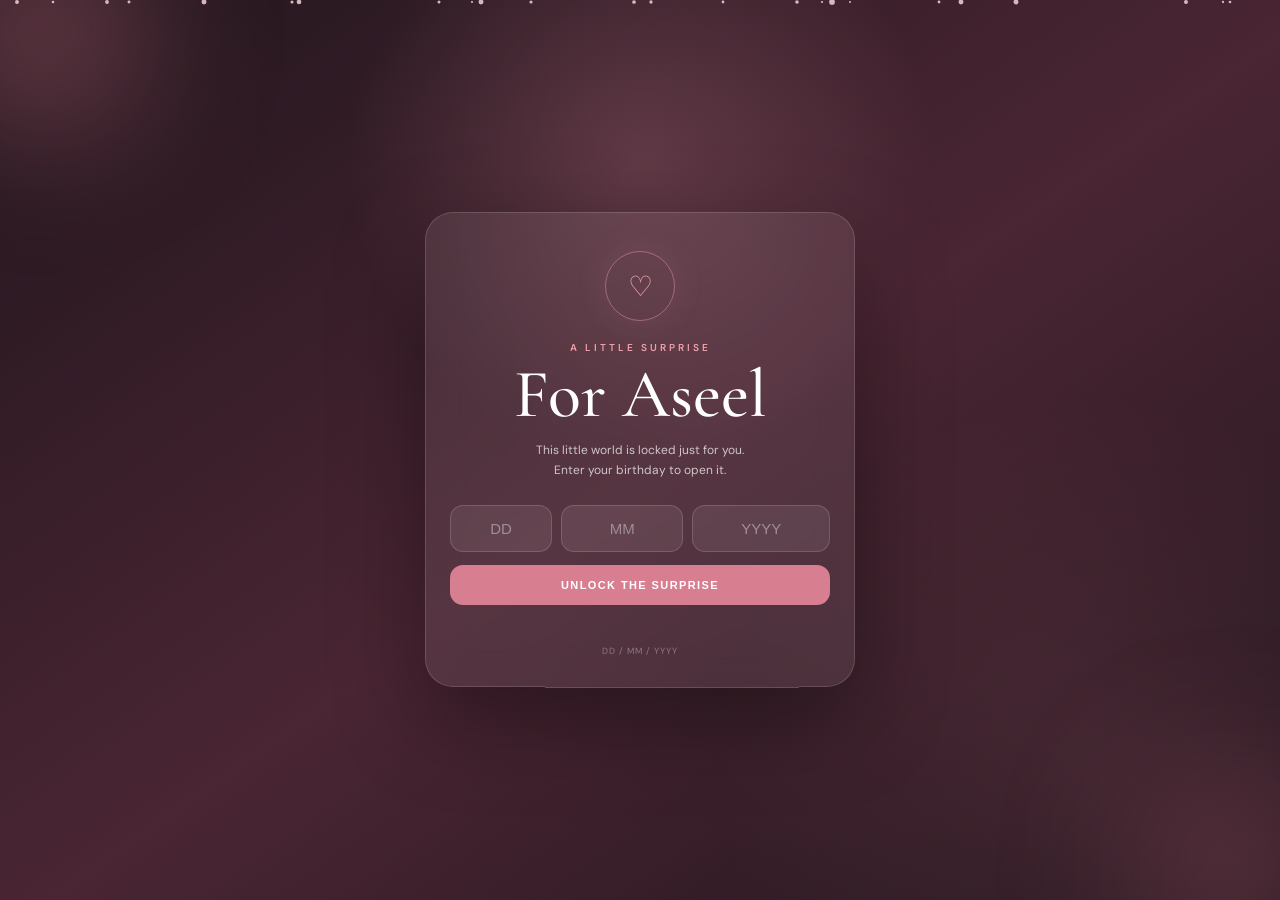
<file: index.html>
<!DOCTYPE html>
<html lang="en">
<head>
  <meta charset="UTF-8">
  <meta name="viewport" content="width=device-width, initial-scale=1.0, viewport-fit=cover">
  <meta name="theme-color" content="#241820">
  <title>A Little Surprise for Aseel</title>

  <link rel="preconnect" href="https://fonts.googleapis.com">
  <link rel="preconnect" href="https://fonts.gstatic.com" crossorigin>
  <link href="https://fonts.googleapis.com/css2?family=Cormorant+Garamond:wght@400;500;600;700&family=DM+Sans:wght@400;500;600&family=Great+Vibes&display=swap" rel="stylesheet">

  <style>
    * {
      box-sizing: border-box;
      margin: 0;
      padding: 0;
    }

    html, body {
      width: 100%;
      min-height: 100%;
    }

    body {
      min-height: 100svh;
      overflow: hidden;
      display: grid;
      place-items: center;
      padding: 22px;
      color: #fff;
      font-family: "DM Sans", sans-serif;
      background:
        radial-gradient(circle at 50% 18%, rgba(244, 160, 175, .20), transparent 30%),
        radial-gradient(circle at 85% 85%, rgba(205, 117, 135, .12), transparent 28%),
        linear-gradient(145deg, #21161d 0%, #4a2533 52%, #21161d 100%);
    }

    body::before,
    body::after {
      content: "";
      position: fixed;
      width: 220px;
      height: 220px;
      border-radius: 50%;
      filter: blur(70px);
      pointer-events: none;
      opacity: .35;
    }

    body::before {
      top: -80px;
      left: -70px;
      background: #d8788b;
    }

    body::after {
      right: -70px;
      bottom: -80px;
      background: #9e5265;
    }

    .sparkles {
      position: fixed;
      inset: 0;
      pointer-events: none;
      overflow: hidden;
    }

    .sparkle {
      position: absolute;
      width: 4px;
      height: 4px;
      border-radius: 50%;
      background: rgba(255, 220, 225, .8);
      animation: float 7s linear infinite;
    }

    @keyframes float {
      from {
        transform: translateY(105vh) scale(.5);
        opacity: 0;
      }
      15% { opacity: .8; }
      85% { opacity: .8; }
      to {
        transform: translateY(-10vh) scale(1.15);
        opacity: 0;
      }
    }

    .lock-card {
      position: relative;
      z-index: 2;
      width: min(100%, 430px);
      padding: 38px 24px 30px;
      text-align: center;
      border: 1px solid rgba(255,255,255,.14);
      border-radius: 28px;
      background: rgba(255,255,255,.075);
      box-shadow: 0 30px 90px rgba(0,0,0,.38);
      backdrop-filter: blur(18px);
      -webkit-backdrop-filter: blur(18px);
      animation: cardIn .8s ease both;
    }

    @keyframes cardIn {
      from {
        opacity: 0;
        transform: translateY(20px) scale(.98);
      }
      to {
        opacity: 1;
        transform: none;
      }
    }

    .symbol {
      width: 70px;
      height: 70px;
      margin: 0 auto 20px;
      display: grid;
      place-items: center;
      border-radius: 50%;
      border: 1px solid rgba(244, 160, 175, .45);
      color: #f3a1ad;
      font-size: 28px;
      box-shadow: 0 0 35px rgba(243, 161, 173, .10);
    }

    .mini {
      color: #f0a0ad;
      font-size: 10px;
      font-weight: 600;
      letter-spacing: 3px;
      text-transform: uppercase;
      margin-bottom: 9px;
    }

    h1 {
      font-family: "Cormorant Garamond", serif;
      font-size: clamp(48px, 14vw, 68px);
      line-height: .95;
      font-weight: 500;
      margin-bottom: 12px;
    }

    .subtitle {
      max-width: 320px;
      margin: 0 auto 24px;
      color: rgba(255,255,255,.72);
      font-size: 12px;
      line-height: 1.7;
    }

    .date-inputs {
      display: grid;
      grid-template-columns: 1fr 1.2fr 1.35fr;
      gap: 9px;
      margin-bottom: 13px;
    }

    .date-inputs input {
      width: 100%;
      min-width: 0;
      border: 1px solid rgba(255,255,255,.15);
      outline: none;
      border-radius: 13px;
      padding: 14px 7px;
      text-align: center;
      color: #fff;
      background: rgba(255,255,255,.08);
      font-size: 15px;
      transition: .2s ease;
    }

    .date-inputs input::placeholder {
      color: rgba(255,255,255,.40);
    }

    .date-inputs input:focus {
      border-color: #ed9aa8;
      box-shadow: 0 0 0 3px rgba(237,154,168,.10);
      background: rgba(255,255,255,.11);
    }

    .unlock {
      width: 100%;
      border: 0;
      border-radius: 13px;
      padding: 14px 18px;
      background: #d77e91;
      color: #fff;
      cursor: pointer;
      font-size: 11px;
      font-weight: 600;
      letter-spacing: 1.4px;
      text-transform: uppercase;
      transition: .2s ease;
    }

    .unlock:hover {
      background: #e594a4;
      transform: translateY(-1px);
    }

    .error {
      min-height: 18px;
      margin-top: 10px;
      color: #ffb3bd;
      font-size: 11px;
      opacity: 0;
      transition: .2s ease;
    }

    .error.show {
      opacity: 1;
    }

    .shake {
      animation: shake .4s ease;
    }

    @keyframes shake {
      0%, 100% { transform: translateX(0); }
      20% { transform: translateX(-7px); }
      40% { transform: translateX(7px); }
      60% { transform: translateX(-5px); }
      80% { transform: translateX(5px); }
    }

    .hint {
      margin-top: 12px;
      color: rgba(255,255,255,.35);
      font-size: 9px;
      letter-spacing: 1px;
    }

    @media (max-width: 390px) {
      .lock-card {
        padding: 32px 17px 25px;
      }

      .date-inputs {
        gap: 7px;
      }
    }
  </style>
</head>

<body>
  <div class="sparkles" aria-hidden="true"></div>

  <main class="lock-card" id="lockCard">
    <div class="symbol">♡</div>

    <p class="mini">A little surprise</p>
    <h1>For Aseel</h1>

    <p class="subtitle">
      This little world is locked just for you.<br>
      Enter your birthday to open it.
    </p>

    <div class="date-inputs">
      <input id="day" type="tel" inputmode="numeric" maxlength="2" placeholder="DD" aria-label="Day">
      <input id="month" type="tel" inputmode="numeric" maxlength="2" placeholder="MM" aria-label="Month">
      <input id="year" type="tel" inputmode="numeric" maxlength="4" placeholder="YYYY" aria-label="Year">
    </div>

    <button class="unlock" id="unlockBtn" type="button">
      Unlock the surprise
    </button>

    <p class="error" id="error">Not quite... try again ♡</p>
    <p class="hint">DD / MM / YYYY</p>
  </main>

  <script>
    const correct = {
      day: "03",
      month: "09",
      year: "2010"
    };

    const lockCard = document.getElementById("lockCard");
    const day = document.getElementById("day");
    const month = document.getElementById("month");
    const year = document.getElementById("year");
    const unlockBtn = document.getElementById("unlockBtn");
    const error = document.getElementById("error");

    function unlock() {
      const enteredDay = day.value.padStart(2, "0");
      const enteredMonth = month.value.padStart(2, "0");
      const enteredYear = year.value;

      if (
        enteredDay === correct.day &&
        enteredMonth === correct.month &&
        enteredYear === correct.year
      ) {
        // The main site must be named home.html.
        window.location.href = "home.html";
        return;
      }

      error.classList.add("show");
      lockCard.classList.remove("shake");
      void lockCard.offsetWidth;
      lockCard.classList.add("shake");
    }

    unlockBtn.addEventListener("click", unlock);

    [day, month, year].forEach((input, index, all) => {
      input.addEventListener("input", () => {
        input.value = input.value.replace(/\D/g, "");
        error.classList.remove("show");

        if (input.value.length >= input.maxLength && all[index + 1]) {
          all[index + 1].focus();
        }
      });

      input.addEventListener("keydown", event => {
        if (event.key === "Enter") {
          unlock();
        }
      });
    });

    const sparkles = document.querySelector(".sparkles");

    for (let i = 0; i < 24; i++) {
      const sparkle = document.createElement("span");
      sparkle.className = "sparkle";
      sparkle.style.left = Math.random() * 100 + "%";
      sparkle.style.animationDelay = Math.random() * 7 + "s";
      sparkle.style.animationDuration = 5 + Math.random() * 5 + "s";
      sparkle.style.transform = "scale(" + (.5 + Math.random()) + ")";
      sparkles.appendChild(sparkle);
    }
  </script>
</body>
</html>
</file>
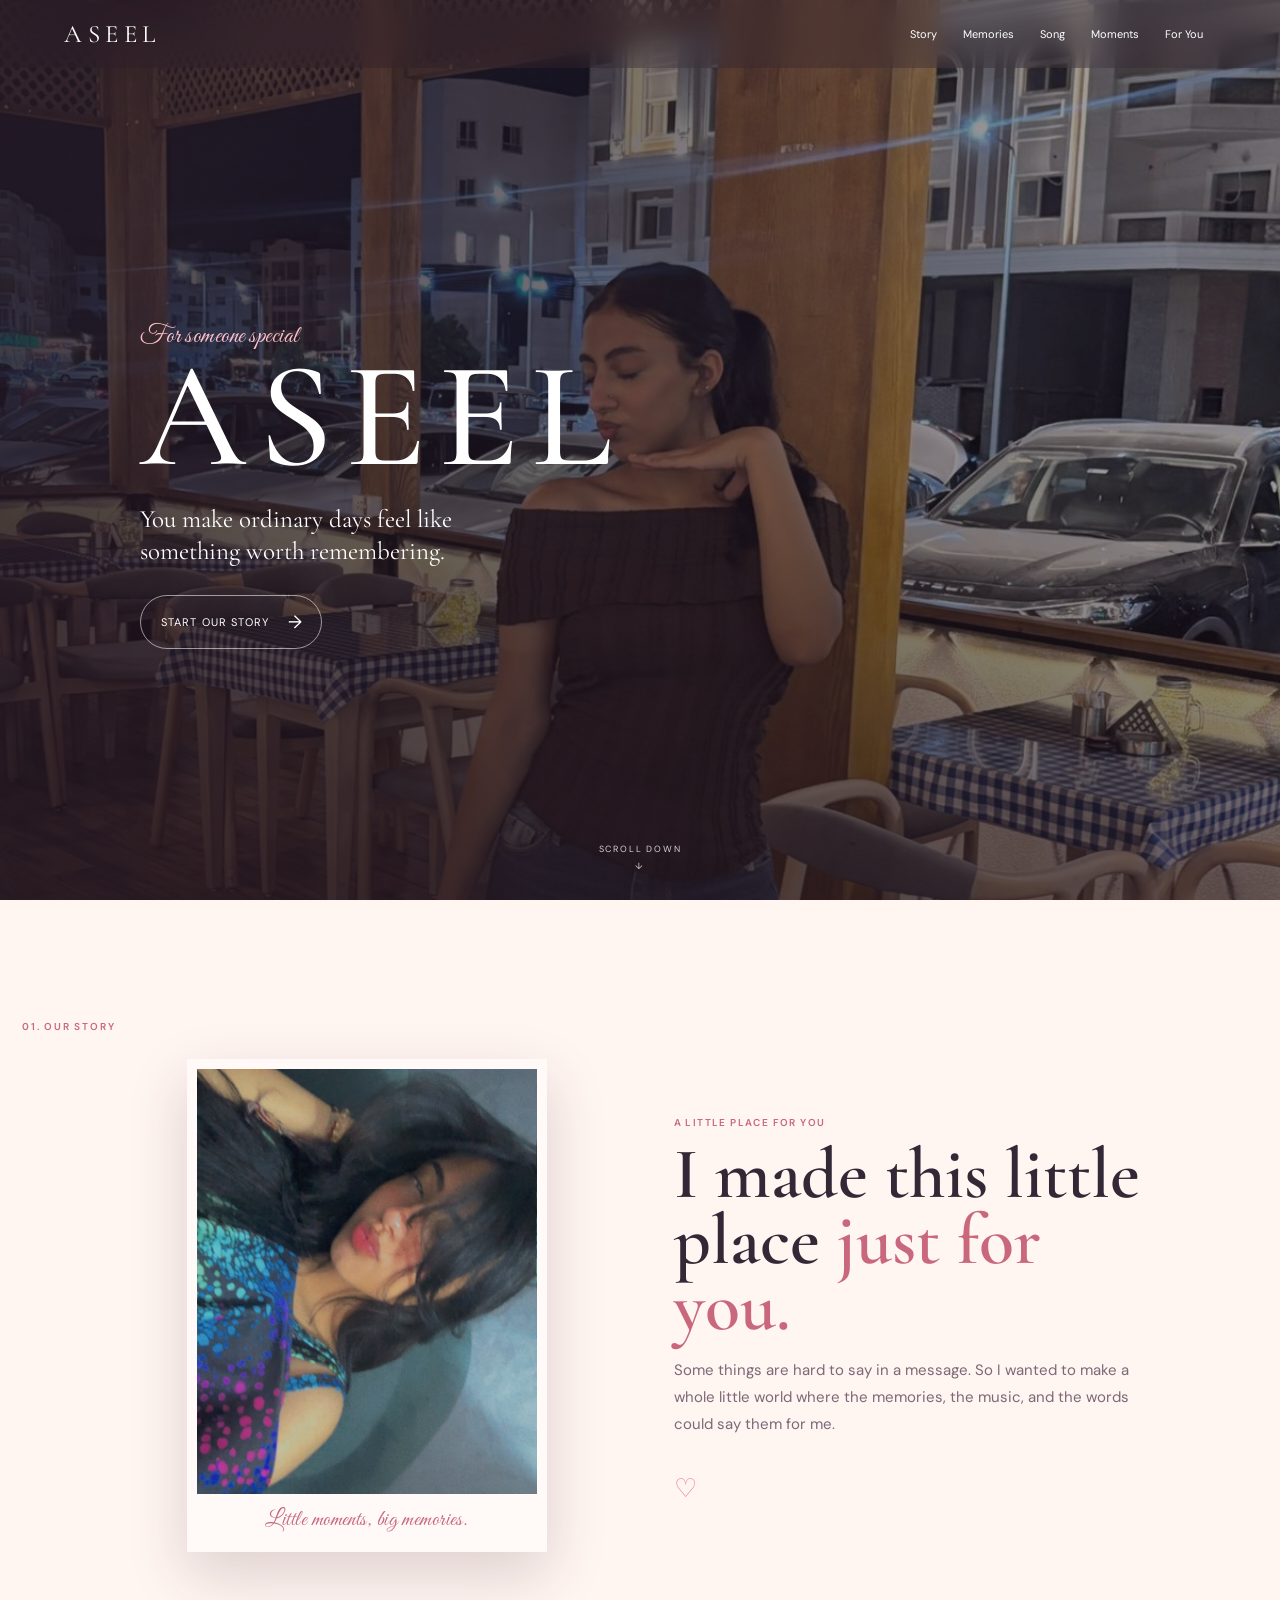
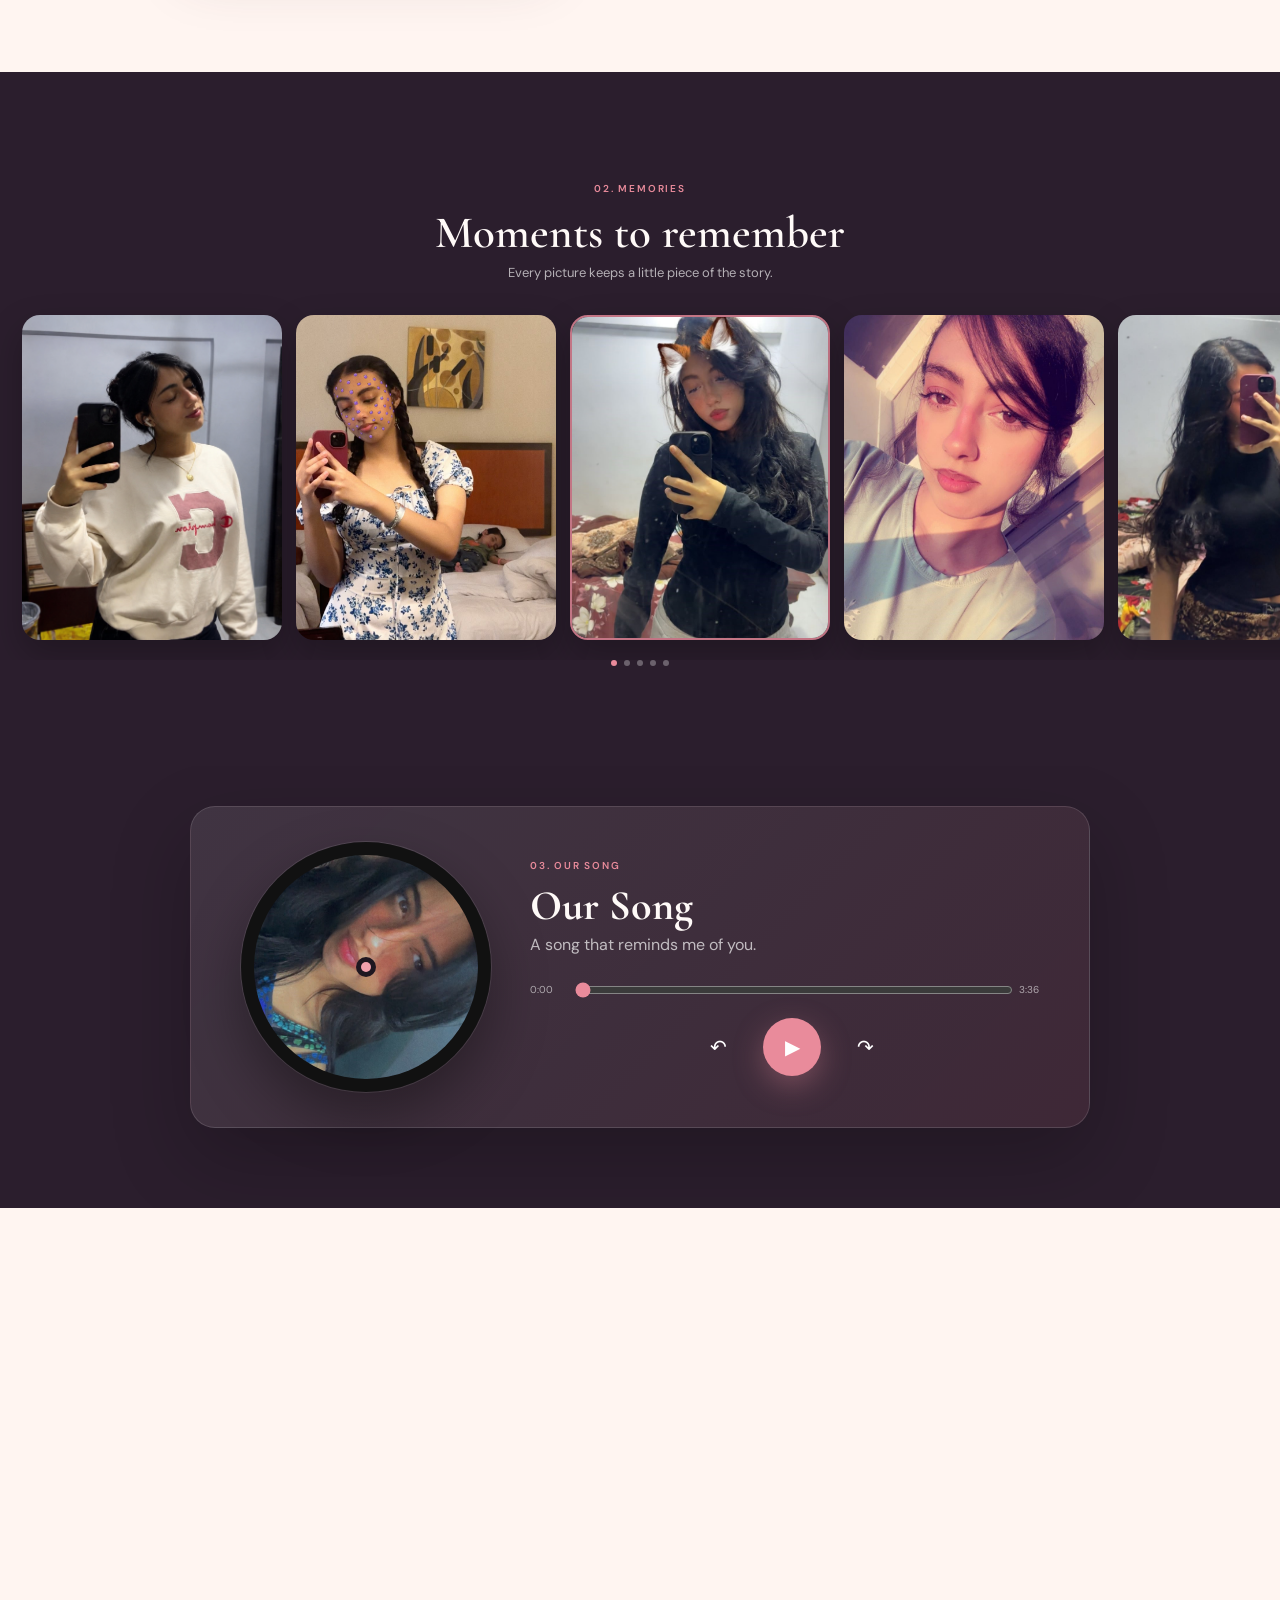
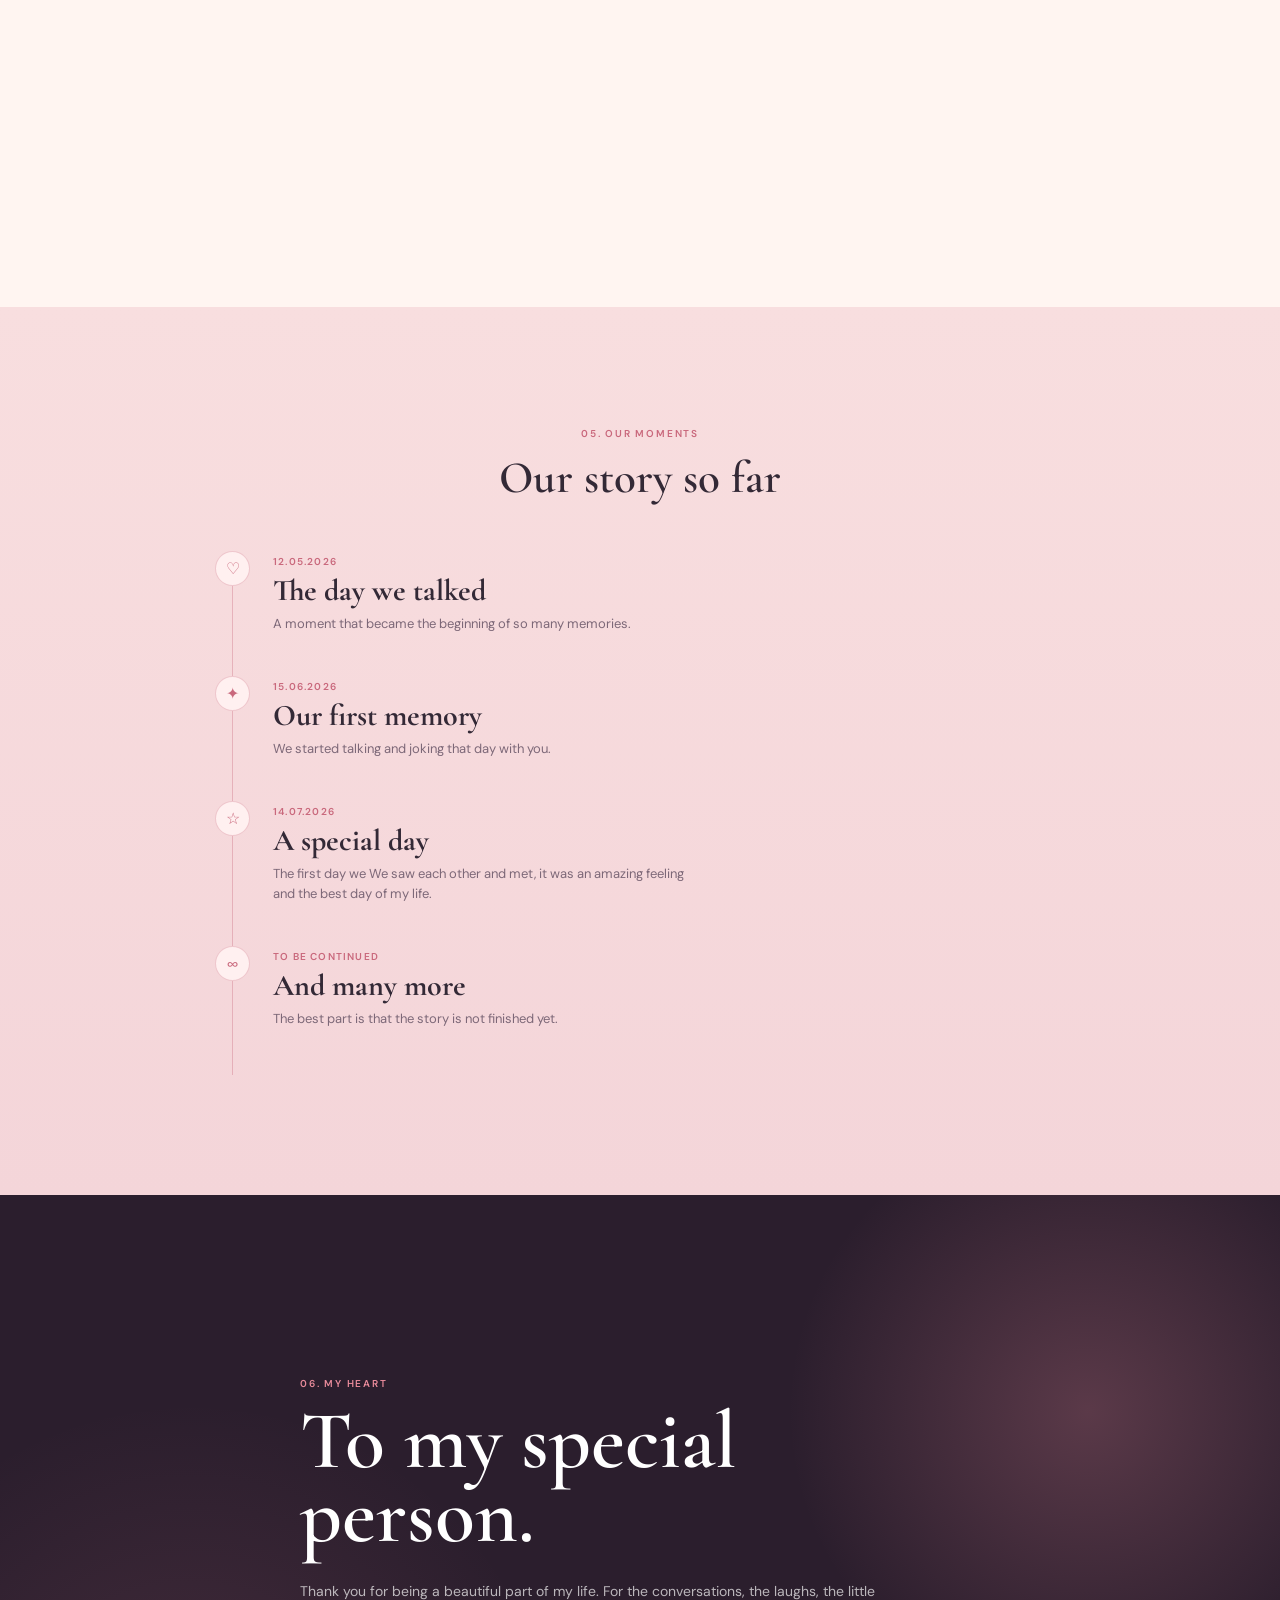
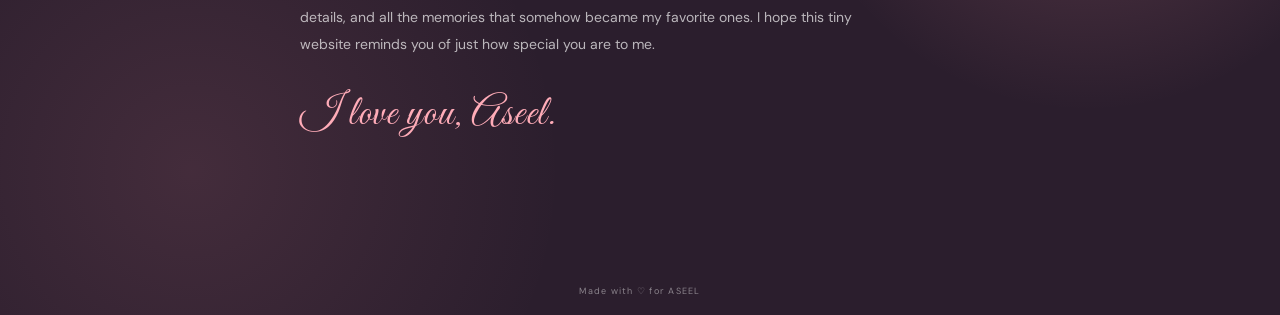
<file: home.html>
<!DOCTYPE html>
<html lang="en">
<head>
  <meta charset="UTF-8" />
  <meta name="viewport" content="width=device-width, initial-scale=1.0" />
  <meta name="theme-color" content="#2a1d2b" />
  <title>For Aseel ♡</title>
  <link rel="preconnect" href="https://fonts.googleapis.com">
  <link rel="preconnect" href="https://fonts.gstatic.com" crossorigin>
  <link href="https://fonts.googleapis.com/css2?family=Cormorant+Garamond:wght@400;500;600;700&family=DM+Sans:wght@400;500;600&family=Great+Vibes&display=swap" rel="stylesheet">
  <link rel="stylesheet" href="style.css" />
</head>
<body>

  
  <div class="ambient ambient-one"></div>
  <div class="ambient ambient-two"></div>

  <header class="topbar">
    <a class="brand" href="#home">ASEEL</a>
    <button class="menu-btn" aria-label="Open menu" aria-expanded="false">
      <span></span><span></span><span></span>
    </button>
    <nav class="nav">
      <a href="#story">Story</a>
      <a href="#memories">Memories</a>
      <a href="#song">Song</a>
      <a href="#moments">Moments</a>
      <a href="#final">For You</a>
    </nav>
  </header>

  <main id="home">

    <!-- 01 HERO -->
    <section class="hero section">
      <div class="hero-image">
        <!-- Replace images/aseel-main.jpg with Aseel's photo -->
        <img src="aseel-main.jpg" alt="Aseel">
      </div>
      <div class="hero-overlay"></div>

      <div class="hero-content reveal">
        <p class="eyebrow script">For someone special</p>
        <h1>ASEEL</h1>
        <p class="hero-subtitle">You make ordinary days feel like something worth remembering.</p>
        <a class="primary-btn" href="#story">START OUR STORY <span>→</span></a>
      </div>

      <div class="scroll-hint">SCROLL DOWN <span>↓</span></div>
    </section>

    <!-- 02 STORY -->
    <section class="story section light" id="story">
      <div class="section-number reveal">01. OUR STORY</div>

      <div class="story-grid">
        <div class="polaroid reveal">
          <!-- Replace images/story.jpg with your photo -->
          <img src="story.jpg" alt="A special memory">
          <p class="script">Little moments, big memories.</p>
        </div>

        <div class="story-copy reveal">
          <p class="small-label">A LITTLE PLACE FOR YOU</p>
          <h2>I made this little place <em>just for you.</em></h2>
          <p>
            Some things are hard to say in a message.
            So I wanted to make a whole little world where the memories,
            the music, and the words could say them for me.
          </p>
          <span class="tiny-mark">♡</span>
        </div>
      </div>
    </section>

    <!-- 03 MEMORIES -->
    <section class="memories section dark" id="memories">
      <div class="section-heading reveal">
        <div class="section-number">02. MEMORIES</div>
        <h2>Moments to remember</h2>
        <p>Every picture keeps a little piece of the story.</p>
      </div>

      <div class="memory-track">
        <!-- Replace these files with your own photos -->
        <figure class="memory-card reveal"><img src="memory-1.jpg" alt="Memory 1"></figure>
        <figure class="memory-card reveal"><img src="memory-2.jpg" alt="Memory 2"></figure>
        <figure class="memory-card featured reveal"><img src="memory-3.jpg" alt="Memory 3"></figure>
        <figure class="memory-card reveal"><img src="memory-4.jpg" alt="Memory 4"></figure>
        <figure class="memory-card reveal"><img src="memory-5.jpg" alt="Memory 5"></figure>
      </div>
      <div class="dots"><span class="active"></span><span></span><span></span><span></span><span></span></div>
    </section>

    <!-- 04 SONG -->
    <section class="song section dark" id="song">
      <div class="song-card reveal">
        <div class="album">
          <!-- Replace images/song-cover.jpg with album artwork -->
          <img src="song-cover.jpg" alt="Song cover">
          <div class="vinyl-ring"></div>
        </div>

        <div class="song-info">
          <div class="section-number">03. OUR SONG</div>
          <h2 id="songTitle">Our Song</h2>
          <p id="artistName">A song that reminds me of you.</p>

          <div class="progress-area">
            <span id="currentTime">0:00</span>
            <input id="progress" type="range" min="0" max="100" value="0" aria-label="Song progress">
            <span id="duration">0:00</span>
          </div>

          <div class="player-controls">
            <button id="backBtn" aria-label="Back 10 seconds">↶</button>
            <button id="playBtn" class="play-btn" aria-label="Play song">▶</button>
            <button id="forwardBtn" aria-label="Forward 10 seconds">↷</button>
          </div>
        </div>
      </div>

      <!-- Put your MP3 at music/our-song.mp3 -->
     <audio
    id="audio"
    src="our-song.mp3"
    autoplay
    loop
    playsinline>
</audio>
    </section>

    <!-- 05 FOR YOU -->
    <section class="for-you section light" id="for-you">
      <div class="section-number reveal">04. FOR YOU</div>
      <div class="quote-card reveal">
        <span class="quote-mark">“</span>
        <h2>No matter where life takes us,<br>you will always be one of my favorite parts.</h2>
        <p class="script">Always, in every little way.</p>
      </div>
    </section>

    <!-- 06 MOMENTS -->
    <section class="timeline section blush" id="moments">
      <div class="section-heading reveal">
        <div class="section-number">05. OUR MOMENTS</div>
        <h2>Our story so far</h2>
      </div>

      <div class="timeline-list">
        <article class="timeline-item reveal">
          <span class="timeline-dot">♡</span>
          <p class="date">12.05.2026</p>
          <h3>The day we talked</h3>
          <p>A moment that became the beginning of so many memories.</p>
        </article>

        <article class="timeline-item reveal">
          <span class="timeline-dot">✦</span>
          <p class="date">15.06.2026</p>
          <h3>Our first memory</h3>
          <p>We started talking and  joking that day with you.</p>
        </article>

        <article class="timeline-item reveal">
          <span class="timeline-dot">☆</span>
          <p class="date">14.07.2026</p>
          <h3>A special day</h3>
          <p>The first day we We saw each other and met, it was an amazing feeling and the best day of my life.</p>
        </article>

        <article class="timeline-item reveal">
          <span class="timeline-dot">∞</span>
          <p class="date">TO BE CONTINUED</p>
          <h3>And many more</h3>
          <p>The best part is that the story is not finished yet.</p>
        </article>
      </div>
    </section>

    <!-- 07 FINAL -->
    <section class="final section" id="final">
      <div class="final-bg"></div>
      <div class="final-content reveal">
        <div class="section-number">06. MY HEART</div>
        <h2>To my special person.</h2>
        <p>
          Thank you for being a beautiful part of my life.
          For the conversations, the laughs, the little details,
          and all the memories that somehow became my favorite ones.
          I hope this tiny website reminds you of just how special you are to me.
        </p>
        <p class="script ending">I love you, Aseel.</p>
      </div>
      <footer>Made with ♡ for ASEEL</footer>
    </section>

  </main>

  <button class="top-btn" id="topBtn" aria-label="Back to top">↑</button>

  <script src="script.js"></script>
</body>
</html>
</file>
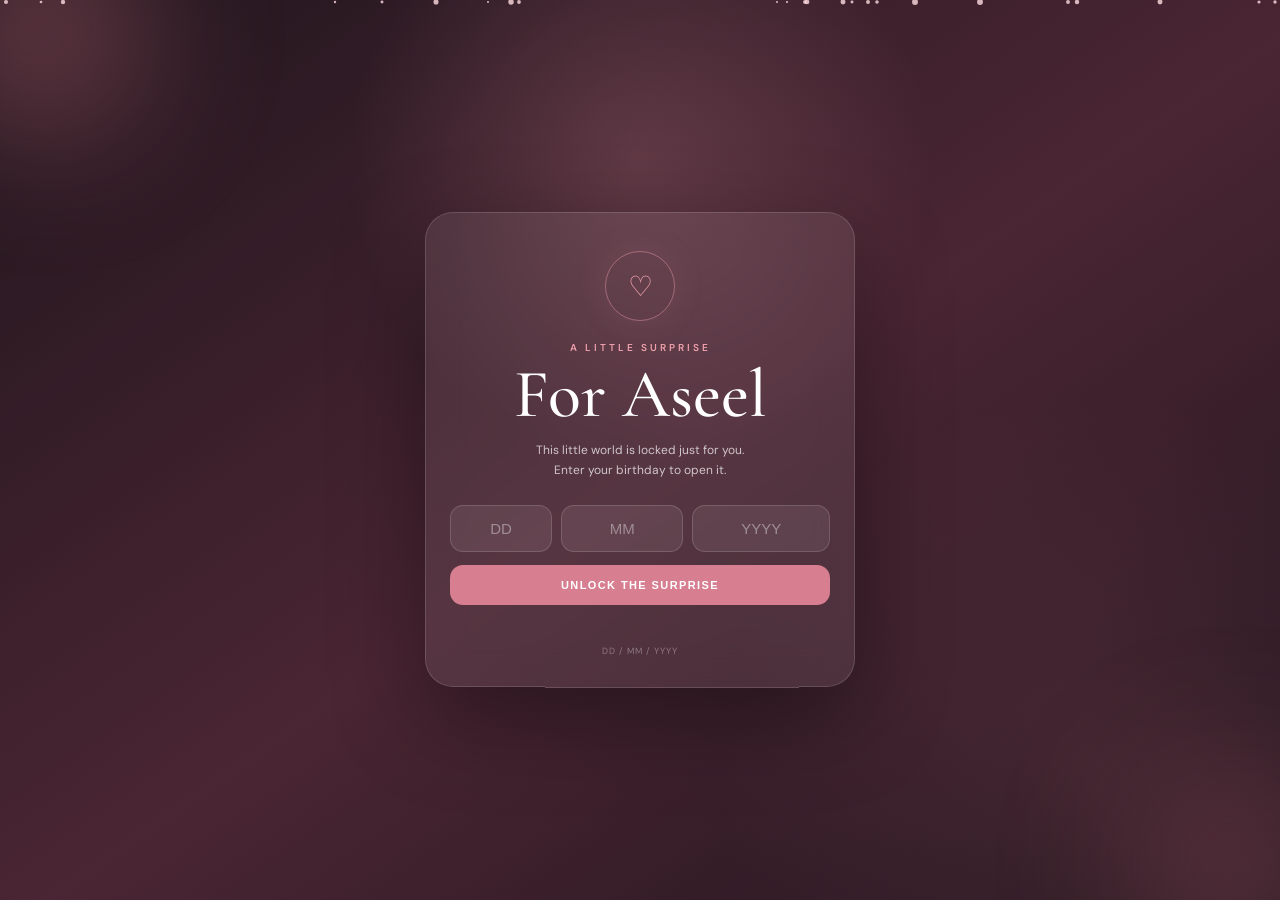
<file: index-lock-page.html>
<!DOCTYPE html>
<html lang="en">
<head>
  <meta charset="UTF-8">
  <meta name="viewport" content="width=device-width, initial-scale=1.0, viewport-fit=cover">
  <meta name="theme-color" content="#241820">
  <title>A Little Surprise for Aseel</title>

  <link rel="preconnect" href="https://fonts.googleapis.com">
  <link rel="preconnect" href="https://fonts.gstatic.com" crossorigin>
  <link href="https://fonts.googleapis.com/css2?family=Cormorant+Garamond:wght@400;500;600;700&family=DM+Sans:wght@400;500;600&family=Great+Vibes&display=swap" rel="stylesheet">

  <style>
    * {
      box-sizing: border-box;
      margin: 0;
      padding: 0;
    }

    html, body {
      width: 100%;
      min-height: 100%;
    }

    body {
      min-height: 100svh;
      overflow: hidden;
      display: grid;
      place-items: center;
      padding: 22px;
      color: #fff;
      font-family: "DM Sans", sans-serif;
      background:
        radial-gradient(circle at 50% 18%, rgba(244, 160, 175, .20), transparent 30%),
        radial-gradient(circle at 85% 85%, rgba(205, 117, 135, .12), transparent 28%),
        linear-gradient(145deg, #21161d 0%, #4a2533 52%, #21161d 100%);
    }

    body::before,
    body::after {
      content: "";
      position: fixed;
      width: 220px;
      height: 220px;
      border-radius: 50%;
      filter: blur(70px);
      pointer-events: none;
      opacity: .35;
    }

    body::before {
      top: -80px;
      left: -70px;
      background: #d8788b;
    }

    body::after {
      right: -70px;
      bottom: -80px;
      background: #9e5265;
    }

    .sparkles {
      position: fixed;
      inset: 0;
      pointer-events: none;
      overflow: hidden;
    }

    .sparkle {
      position: absolute;
      width: 4px;
      height: 4px;
      border-radius: 50%;
      background: rgba(255, 220, 225, .8);
      animation: float 7s linear infinite;
    }

    @keyframes float {
      from {
        transform: translateY(105vh) scale(.5);
        opacity: 0;
      }
      15% { opacity: .8; }
      85% { opacity: .8; }
      to {
        transform: translateY(-10vh) scale(1.15);
        opacity: 0;
      }
    }

    .lock-card {
      position: relative;
      z-index: 2;
      width: min(100%, 430px);
      padding: 38px 24px 30px;
      text-align: center;
      border: 1px solid rgba(255,255,255,.14);
      border-radius: 28px;
      background: rgba(255,255,255,.075);
      box-shadow: 0 30px 90px rgba(0,0,0,.38);
      backdrop-filter: blur(18px);
      -webkit-backdrop-filter: blur(18px);
      animation: cardIn .8s ease both;
    }

    @keyframes cardIn {
      from {
        opacity: 0;
        transform: translateY(20px) scale(.98);
      }
      to {
        opacity: 1;
        transform: none;
      }
    }

    .symbol {
      width: 70px;
      height: 70px;
      margin: 0 auto 20px;
      display: grid;
      place-items: center;
      border-radius: 50%;
      border: 1px solid rgba(244, 160, 175, .45);
      color: #f3a1ad;
      font-size: 28px;
      box-shadow: 0 0 35px rgba(243, 161, 173, .10);
    }

    .mini {
      color: #f0a0ad;
      font-size: 10px;
      font-weight: 600;
      letter-spacing: 3px;
      text-transform: uppercase;
      margin-bottom: 9px;
    }

    h1 {
      font-family: "Cormorant Garamond", serif;
      font-size: clamp(48px, 14vw, 68px);
      line-height: .95;
      font-weight: 500;
      margin-bottom: 12px;
    }

    .subtitle {
      max-width: 320px;
      margin: 0 auto 24px;
      color: rgba(255,255,255,.72);
      font-size: 12px;
      line-height: 1.7;
    }

    .date-inputs {
      display: grid;
      grid-template-columns: 1fr 1.2fr 1.35fr;
      gap: 9px;
      margin-bottom: 13px;
    }

    .date-inputs input {
      width: 100%;
      min-width: 0;
      border: 1px solid rgba(255,255,255,.15);
      outline: none;
      border-radius: 13px;
      padding: 14px 7px;
      text-align: center;
      color: #fff;
      background: rgba(255,255,255,.08);
      font-size: 15px;
      transition: .2s ease;
    }

    .date-inputs input::placeholder {
      color: rgba(255,255,255,.40);
    }

    .date-inputs input:focus {
      border-color: #ed9aa8;
      box-shadow: 0 0 0 3px rgba(237,154,168,.10);
      background: rgba(255,255,255,.11);
    }

    .unlock {
      width: 100%;
      border: 0;
      border-radius: 13px;
      padding: 14px 18px;
      background: #d77e91;
      color: #fff;
      cursor: pointer;
      font-size: 11px;
      font-weight: 600;
      letter-spacing: 1.4px;
      text-transform: uppercase;
      transition: .2s ease;
    }

    .unlock:hover {
      background: #e594a4;
      transform: translateY(-1px);
    }

    .error {
      min-height: 18px;
      margin-top: 10px;
      color: #ffb3bd;
      font-size: 11px;
      opacity: 0;
      transition: .2s ease;
    }

    .error.show {
      opacity: 1;
    }

    .shake {
      animation: shake .4s ease;
    }

    @keyframes shake {
      0%, 100% { transform: translateX(0); }
      20% { transform: translateX(-7px); }
      40% { transform: translateX(7px); }
      60% { transform: translateX(-5px); }
      80% { transform: translateX(5px); }
    }

    .hint {
      margin-top: 12px;
      color: rgba(255,255,255,.35);
      font-size: 9px;
      letter-spacing: 1px;
    }

    @media (max-width: 390px) {
      .lock-card {
        padding: 32px 17px 25px;
      }

      .date-inputs {
        gap: 7px;
      }
    }
  </style>
</head>

<body>
  <div class="sparkles" aria-hidden="true"></div>

  <main class="lock-card" id="lockCard">
    <div class="symbol">♡</div>

    <p class="mini">A little surprise</p>
    <h1>For Aseel</h1>

    <p class="subtitle">
      This little world is locked just for you.<br>
      Enter your birthday to open it.
    </p>

    <div class="date-inputs">
      <input id="day" type="tel" inputmode="numeric" maxlength="2" placeholder="DD" aria-label="Day">
      <input id="month" type="tel" inputmode="numeric" maxlength="2" placeholder="MM" aria-label="Month">
      <input id="year" type="tel" inputmode="numeric" maxlength="4" placeholder="YYYY" aria-label="Year">
    </div>

    <button class="unlock" id="unlockBtn" type="button">
      Unlock the surprise
    </button>

    <p class="error" id="error">Not quite... try again ♡</p>
    <p class="hint">DD / MM / YYYY</p>
  </main>

  <script>
    const correct = {
      day: "03",
      month: "09",
      year: "2010"
    };

    const lockCard = document.getElementById("lockCard");
    const day = document.getElementById("day");
    const month = document.getElementById("month");
    const year = document.getElementById("year");
    const unlockBtn = document.getElementById("unlockBtn");
    const error = document.getElementById("error");

    function unlock() {
      const enteredDay = day.value.padStart(2, "0");
      const enteredMonth = month.value.padStart(2, "0");
      const enteredYear = year.value;

      if (
        enteredDay === correct.day &&
        enteredMonth === correct.month &&
        enteredYear === correct.year
      ) {
        // The main site must be named home.html.
        window.location.href = "index.html";
        return;
      }

      error.classList.add("show");
      lockCard.classList.remove("shake");
      void lockCard.offsetWidth;
      lockCard.classList.add("shake");
    }

    unlockBtn.addEventListener("click", unlock);

    [day, month, year].forEach((input, index, all) => {
      input.addEventListener("input", () => {
        input.value = input.value.replace(/\D/g, "");
        error.classList.remove("show");

        if (input.value.length >= input.maxLength && all[index + 1]) {
          all[index + 1].focus();
        }
      });

      input.addEventListener("keydown", event => {
        if (event.key === "Enter") {
          unlock();
        }
      });
    });

    const sparkles = document.querySelector(".sparkles");

    for (let i = 0; i < 24; i++) {
      const sparkle = document.createElement("span");
      sparkle.className = "sparkle";
      sparkle.style.left = Math.random() * 100 + "%";
      sparkle.style.animationDelay = Math.random() * 7 + "s";
      sparkle.style.animationDuration = 5 + Math.random() * 5 + "s";
      sparkle.style.transform = "scale(" + (.5 + Math.random()) + ")";
      sparkles.appendChild(sparkle);
    }
  </script>
</body>
</html>
</file>
<file: style.css>
/* =========================
   ASEEL — Mobile First
   ========================= */

:root {
  --cream: #fff5f1;
  --cream-2: #f8e6e2;
  --pink: #e98b9b;
  --rose: #c9687c;
  --plum: #2b1e2d;
  --plum-2: #3a2839;
  --text: #332936;
  --muted: #7d6878;
  --white: #fffaf8;
  --line: rgba(255,255,255,.16);
  --shadow: 0 25px 70px rgba(50, 25, 45, .18);
}

* { box-sizing: border-box; }

html {
  scroll-behavior: smooth;
  scroll-padding-top: 70px;
}

body {
  margin: 0;
  background: var(--cream);
  color: var(--text);
  font-family: "DM Sans", sans-serif;
  overflow-x: hidden;
}

body::selection {
  background: var(--pink);
  color: white;
}

img {
  display: block;
  width: 100%;
  height: 100%;
  object-fit: cover;
}

a { color: inherit; text-decoration: none; }

button, input { font: inherit; }

.script {
  font-family: "Great Vibes", cursive;
  letter-spacing: .02em;
}

.section {
  position: relative;
  overflow: hidden;
}

.light { background: var(--cream); }
.blush { background: linear-gradient(180deg, #f8dedf, #f4d5d9); }
.dark { background: var(--plum); color: var(--white); }

/* TOP BAR */
.topbar {
  position: fixed;
  inset: 0 0 auto;
  z-index: 100;
  height: 68px;
  display: flex;
  align-items: center;
  justify-content: space-between;
  padding: 0 22px;
  background: rgba(43, 30, 45, .28);
  backdrop-filter: blur(14px);
  transition: background .3s ease;
}

.topbar.scrolled {
  background: rgba(43, 30, 45, .88);
}

.brand {
  color: white;
  font-family: "Cormorant Garamond", serif;
  font-size: 25px;
  letter-spacing: .22em;
}

.menu-btn {
  width: 42px;
  height: 42px;
  border: 0;
  border-radius: 50%;
  background: rgba(255,255,255,.12);
  display: grid;
  place-content: center;
  gap: 4px;
  cursor: pointer;
}

.menu-btn span {
  display: block;
  width: 19px;
  height: 1.5px;
  background: white;
}

.nav {
  position: absolute;
  top: 68px;
  right: 16px;
  width: 190px;
  padding: 10px;
  display: none;
  flex-direction: column;
  background: rgba(43, 30, 45, .96);
  border: 1px solid rgba(255,255,255,.1);
  border-radius: 18px;
  box-shadow: var(--shadow);
}

.nav.open { display: flex; }

.nav a {
  color: white;
  padding: 12px;
  border-radius: 10px;
  font-size: 13px;
}

.nav a:hover { background: rgba(255,255,255,.08); }

/* HERO */
.hero {
  min-height: 100svh;
  display: flex;
  align-items: center;
  color: white;
  background: var(--plum);
}

.hero-image,
.hero-overlay {
  position: absolute;
  inset: 0;
}

.hero-image {
  opacity: .78;
}

.hero-image img {
  filter: saturate(.9);
}

.hero-overlay {
  background:
    linear-gradient(90deg, rgba(32,20,32,.78), rgba(32,20,32,.18)),
    linear-gradient(0deg, rgba(32,20,32,.5), transparent 45%);
}

.hero-content {
  position: relative;
  z-index: 2;
  width: min(100% - 44px, 650px);
  margin: 0 auto;
  padding-top: 70px;
}

.eyebrow {
  color: #ffc0c9;
  font-size: 25px;
  margin: 0 0 4px;
}

.hero h1 {
  margin: 0;
  font-family: "Cormorant Garamond", serif;
  font-weight: 500;
  font-size: clamp(72px, 21vw, 150px);
  line-height: .8;
  letter-spacing: .08em;
}

.hero-subtitle {
  max-width: 320px;
  margin: 28px 0;
  font-family: "Cormorant Garamond", serif;
  font-size: 22px;
  line-height: 1.25;
}

.primary-btn {
  display: inline-flex;
  align-items: center;
  gap: 18px;
  padding: 14px 18px 14px 20px;
  border: 1px solid rgba(255,255,255,.55);
  border-radius: 999px;
  font-size: 11px;
  letter-spacing: .1em;
  transition: transform .25s ease, background .25s ease;
}

.primary-btn span { font-size: 18px; }
.primary-btn:hover { transform: translateY(-3px); background: rgba(255,255,255,.12); }

.scroll-hint {
  position: absolute;
  z-index: 2;
  bottom: 28px;
  left: 50%;
  transform: translateX(-50%);
  display: flex;
  flex-direction: column;
  align-items: center;
  gap: 5px;
  font-size: 9px;
  letter-spacing: .2em;
  opacity: .8;
}

/* SHARED */
.section-number {
  color: var(--pink);
  font-size: 10px;
  font-weight: 600;
  letter-spacing: .18em;
}

.light .section-number,
.blush .section-number { color: var(--rose); }

.story,
.for-you {
  padding: 82px 22px;
}

.story-grid {
  display: grid;
  gap: 44px;
  align-items: center;
  max-width: 1050px;
  margin: 26px auto 0;
}

.polaroid {
  width: min(100%, 360px);
  margin: 0 auto;
  padding: 10px 10px 18px;
  background: #fffaf8;
  box-shadow: 0 22px 55px rgba(71, 43, 53, .18);
  transform: rotate(-2deg);
}

.polaroid img {
  aspect-ratio: 4 / 5;
}

.polaroid p {
  color: var(--rose);
  text-align: center;
  font-size: 22px;
  margin: 12px 0 0;
}

.story-copy {
  max-width: 480px;
  margin: auto;
}

.small-label {
  color: var(--rose);
  font-size: 10px;
  letter-spacing: .14em;
  font-weight: 600;
}

.story h2,
.quote-card h2,
.section-heading h2,
.final h2 {
  font-family: "Cormorant Garamond", serif;
  font-weight: 600;
}

.story h2 {
  margin: 12px 0 18px;
  font-size: clamp(42px, 11vw, 72px);
  line-height: .92;
}

.story h2 em {
  color: var(--rose);
  font-style: normal;
}

.story-copy > p:not(.small-label) {
  color: var(--muted);
  line-height: 1.8;
  font-size: 15px;
}

.tiny-mark {
  display: inline-block;
  margin-top: 18px;
  color: var(--pink);
  font-size: 26px;
}

/* MEMORIES */
.memories {
  padding: 80px 0 70px;
}

.section-heading {
  text-align: center;
  padding: 0 22px;
}

.section-heading h2 {
  margin: 10px 0 4px;
  font-size: 45px;
}

.section-heading p {
  margin: 0 auto;
  color: rgba(255,255,255,.65);
  font-size: 13px;
}

.memory-track {
  display: flex;
  gap: 14px;
  overflow-x: auto;
  padding: 34px 22px 20px;
  scroll-snap-type: x mandatory;
  scrollbar-width: none;
}

.memory-track::-webkit-scrollbar { display: none; }

.memory-card {
  flex: 0 0 72vw;
  max-width: 300px;
  aspect-ratio: 4 / 5;
  margin: 0;
  border-radius: 18px;
  overflow: hidden;
  scroll-snap-align: center;
  box-shadow: 0 15px 35px rgba(0,0,0,.25);
}

.memory-card img {
  transition: transform .7s ease;
}

.memory-card:hover img { transform: scale(1.05); }

.memory-card.featured {
  transform: translateY(-10px);
  border: 2px solid rgba(233,139,155,.8);
}

.dots {
  display: flex;
  justify-content: center;
  gap: 7px;
}

.dots span {
  width: 6px;
  height: 6px;
  border-radius: 50%;
  background: rgba(255,255,255,.3);
}

.dots .active { background: var(--pink); }

/* SONG */
.song {
  padding: 40px 22px 80px;
}

.song-card {
  max-width: 900px;
  margin: 0 auto;
  padding: 22px;
  display: grid;
  gap: 24px;
  align-items: center;
  background: linear-gradient(135deg, rgba(255,255,255,.1), rgba(255,140,160,.09));
  border: 1px solid rgba(255,255,255,.13);
  border-radius: 25px;
  box-shadow: 0 30px 80px rgba(0,0,0,.22);
}

.album {
  width: min(100%, 250px);
  aspect-ratio: 1;
  margin: auto;
  border-radius: 50%;
  position: relative;
  padding: 13px;
  background: radial-gradient(circle, #111 0 45%, #292129 46% 55%, #111 56% 100%);
  box-shadow: 0 0 0 1px rgba(255,255,255,.1), 0 25px 55px rgba(0,0,0,.35);
}

.album img {
  border-radius: 50%;
}

.vinyl-ring {
  position: absolute;
  inset: 48%;
  border-radius: 50%;
  background: #f1a0ac;
  box-shadow: 0 0 0 5px #1f1720;
}

.song-info h2 {
  font-family: "Cormorant Garamond", serif;
  font-size: 42px;
  margin: 8px 0 0;
}

.song-info > p {
  color: rgba(255,255,255,.68);
  margin-top: 3px;
}

.progress-area {
  display: grid;
  grid-template-columns: 35px 1fr 35px;
  align-items: center;
  gap: 8px;
  margin-top: 25px;
  font-size: 10px;
  color: rgba(255,255,255,.6);
}

#progress {
  width: 100%;
  accent-color: var(--pink);
  cursor: pointer;
}

.player-controls {
  display: flex;
  justify-content: center;
  align-items: center;
  gap: 30px;
  margin-top: 18px;
}

.player-controls button {
  border: 0;
  color: white;
  background: transparent;
  cursor: pointer;
  font-size: 20px;
}

.play-btn {
  width: 58px;
  height: 58px;
  border-radius: 50% !important;
  background: var(--pink) !important;
  box-shadow: 0 10px 30px rgba(233,139,155,.35);
}

/* FOR YOU */
.quote-card {
  max-width: 850px;
  margin: 25px auto 0;
  padding: 48px 24px;
  text-align: center;
  background: linear-gradient(135deg, #fffafa, #f8e0e2);
  border: 1px solid rgba(201,104,124,.14);
  border-radius: 28px;
  box-shadow: var(--shadow);
}

.quote-mark {
  display: block;
  color: var(--pink);
  font-family: Georgia, serif;
  font-size: 70px;
  line-height: .5;
}

.quote-card h2 {
  font-size: clamp(32px, 8vw, 56px);
  line-height: 1;
  margin: 22px 0 18px;
}

.quote-card .script {
  color: var(--rose);
  font-size: 30px;
}

/* TIMELINE */
.timeline {
  padding: 82px 22px;
}

.timeline .section-heading h2 {
  color: var(--text);
}

.timeline-list {
  max-width: 850px;
  margin: 50px auto 0;
  position: relative;
}

.timeline-list::before {
  content: "";
  position: absolute;
  left: 17px;
  top: 0;
  bottom: 0;
  width: 1px;
  background: rgba(201,104,124,.35);
}

.timeline-item {
  position: relative;
  padding: 0 0 45px 58px;
}

.timeline-dot {
  position: absolute;
  left: 0;
  top: -4px;
  width: 35px;
  height: 35px;
  display: grid;
  place-items: center;
  border-radius: 50%;
  color: var(--rose);
  background: #fff0f0;
  border: 1px solid rgba(201,104,124,.3);
  z-index: 2;
}

.timeline-item .date {
  margin: 0 0 4px;
  color: var(--rose);
  font-size: 10px;
  letter-spacing: .12em;
  font-weight: 600;
}

.timeline-item h3 {
  margin: 0 0 5px;
  font-family: "Cormorant Garamond", serif;
  font-size: 30px;
}

.timeline-item > p:last-child {
  max-width: 430px;
  margin: 0;
  color: var(--muted);
  font-size: 13px;
  line-height: 1.6;
}

/* FINAL */
.final {
  min-height: 80svh;
  display: flex;
  align-items: center;
  background: var(--plum);
  color: white;
  padding: 85px 22px 35px;
}

.final-bg {
  position: absolute;
  inset: 0;
  background:
    radial-gradient(circle at 85% 30%, rgba(233,139,155,.25), transparent 25%),
    radial-gradient(circle at 15% 80%, rgba(233,139,155,.13), transparent 30%);
}

.final-content {
  position: relative;
  max-width: 680px;
  margin: auto;
}

.final h2 {
  font-size: clamp(48px, 13vw, 82px);
  line-height: .9;
  margin: 15px 0 25px;
}

.final-content > p:not(.script) {
  max-width: 580px;
  color: rgba(255,255,255,.68);
  line-height: 1.9;
  font-size: 14px;
}

.final .ending {
  color: #ffacb8;
  font-size: 42px;
  margin-top: 30px;
}

footer {
  position: absolute;
  bottom: 18px;
  left: 0;
  right: 0;
  text-align: center;
  color: rgba(255,255,255,.45);
  font-size: 9px;
  letter-spacing: .14em;
}

.top-btn {
  position: fixed;
  right: 18px;
  bottom: 18px;
  z-index: 50;
  width: 42px;
  height: 42px;
  border: 0;
  border-radius: 50%;
  color: white;
  background: var(--rose);
  box-shadow: 0 12px 30px rgba(100,40,60,.25);
  cursor: pointer;
  opacity: 0;
  pointer-events: none;
  transform: translateY(10px);
  transition: .3s ease;
}

.top-btn.show {
  opacity: 1;
  pointer-events: auto;
  transform: translateY(0);
}

/* AMBIENT */
.ambient {
  position: fixed;
  width: 180px;
  height: 180px;
  border-radius: 50%;
  filter: blur(60px);
  opacity: .12;
  pointer-events: none;
  z-index: 0;
}

/* REVEAL */
.reveal {
  opacity: 0;
  transform: translateY(28px);
  transition: opacity .8s ease, transform .8s ease;
}

.reveal.visible {
  opacity: 1;
  transform: translateY(0);
}

/* DESKTOP */
@media (min-width: 760px) {
  .menu-btn { display: none; }

  .topbar {
    padding: 0 5vw;
  }

  .nav {
    position: static;
    width: auto;
    padding: 0;
    display: flex;
    flex-direction: row;
    background: transparent;
    border: 0;
    box-shadow: none;
  }

  .nav a {
    padding: 8px 13px;
    font-size: 11px;
  }

  .hero-content {
    width: min(90% - 44px, 1000px);
  }

  .hero-subtitle {
    max-width: 400px;
    font-size: 25px;
  }

  .story-grid {
    grid-template-columns: 1fr 1fr;
  }

  .song-card {
    grid-template-columns: 280px 1fr;
    padding: 35px;
  }

  .memory-card {
    flex-basis: 260px;
  }
}

@media (min-width: 1100px) {
  .story,
  .for-you,
  .timeline {
    padding-top: 120px;
    padding-bottom: 120px;
  }

  .memories {
    padding-top: 110px;
    padding-bottom: 100px;
  }
}

/* Accessibility / performance */
@media (prefers-reduced-motion: reduce) {
  html { scroll-behavior: auto; }
  *, *::before, *::after {
    animation-duration: .01ms !important;
    animation-iteration-count: 1 !important;
    transition-duration: .01ms !important;
  }
  .reveal {
    opacity: 1;
    transform: none;
  }
}
</file>
